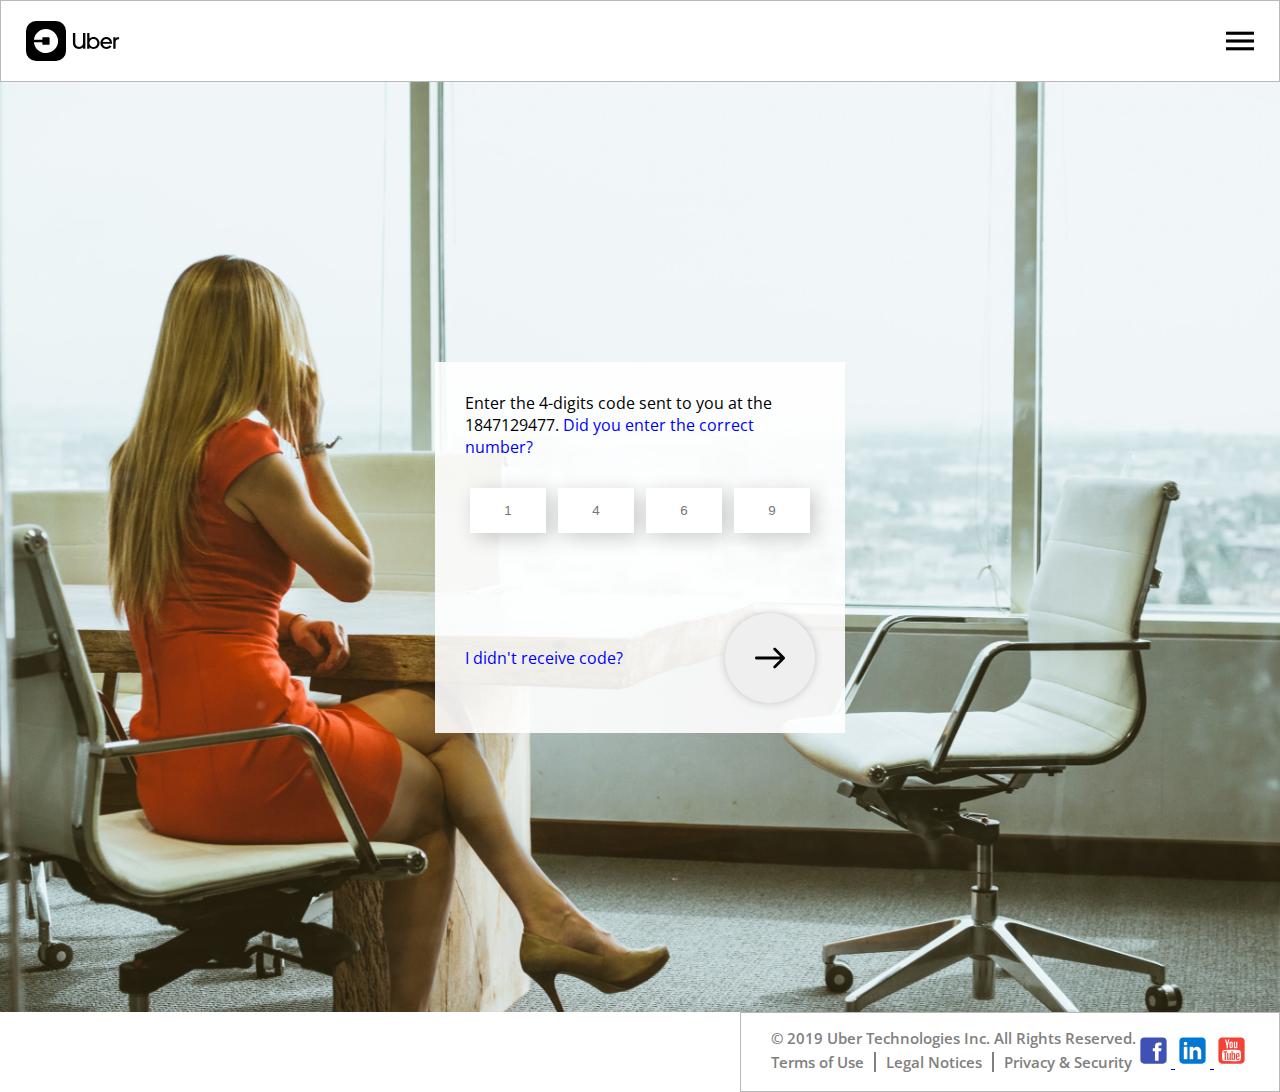
<file: page03/index.html>
<!DOCTYPE html>
<html lang="en">
  <head>
    <meta charset="UTF-8" />
    <meta http-equiv="X-UA-Compatible" content="IE=edge" />
    <meta name="viewport" content="width=device-width, initial-scale=1.0" />

    <link rel="stylesheet" type="text/css" href="styles/index.css" />
    <link rel="stylesheet" type="text/css" href="styles/header.css" />
    <link rel="stylesheet" type="text/css" href="styles/main.css" />
    <link rel="stylesheet" type="text/css" href="styles/footer.css" />
    <link
      href="https://fonts.googleapis.com/css2?family=Open+Sans:wght@300;400;600;700&family=Roboto:wght@300;400;500;700&display=swap"
      rel="stylesheet"
    />

    <title>Sign Up</title>
  </head>

  <body>
    <header>
      <div class="header__container">
        <a class="header__logos" href="#">
          <img
            class="header__logo-main"
            src="images/uber-logo.svg"
            alt="Uber Logo"
          />
          <img
            class="header__logo-text"
            src="images/uber-text.svg"
            alt="Uber Logo Text"
          />
        </a>
        <img
          class="header__menu-button"
          src="images/menu.svg"
          alt="Menu Button"
        />
      </div>
    </header>

    <main>
      <div class="overlay">
        <section class="otp">
          <p class="otp__instructions">
            Enter the 4-digits code sent to you at the 1847129477.
            <a href="#" target="_blank"> Did you enter the correct number? </a>
          </p>

          <section class="otp__inputs">
            <input type="number" placeholder="1" />
            <input type="number" placeholder="4" />
            <input type="number" placeholder="6" />
            <input type="number" placeholder="9" />
          </section>

          <section class="otp__submit">
            <a href="#" target="_blank"> I didn't receive code? </a>
            <button class="button" type="submit">
              <img
                class="button__icon"
                src="images/arrow-pointing-to-right.svg"
              />
            </button>
          </section>
        </section>
      </div>
    </main>

    <footer>
      <div class="footer__container">
        <section class="footer__copyright">
          <p>© 2019 Uber Technologies Inc. All Rights Reserved.</p>
          <ul class="footer__policies">
            <li><a href="#">Terms of Use</a></li>
            <li><a href="#">Legal Notices</a></li>
            <li><a href="#">Privacy & Security</a></li>
          </ul>
        </section>
        <section class="footer__social-media">
          <a href="#">
            <img src="images/icons8-facebook.svg" alt="Facebook" />
          </a>
          <a href="#">
            <img src="images/icons8-linkedin.svg" alt="Linkedin" />
          </a>
          <a href="#">
            <img src="images/icons8-youtube-squared.svg" alt="Youtube" />
          </a>
        </section>
      </div>
    </footer>
  </body>
</html>
</file>
<file: page03/styles/index.css>
*,
*::before,
*::after {
  padding: 0;
  margin: 0;
}

html {
  box-sizing: border-box;
  font-size: 62.5%;
}

body {
  font-family: 'Open Sans', sans-serif;
}
</file>
<file: page03/styles/header.css>
header {
  border: 1px solid rgb(184, 184, 184);
}

.header__container {
  align-items: center;
  background: white;
  display: flex;
  justify-content: space-between;
  margin: 0 auto;
  max-width: 140rem;
  padding: 2em 2.5em;
}

.header__logos {
  align-items: center;
  display: flex;
}

.header__logo-main {
  border-radius: 10px;
  width: 4rem;
}

.header__logo-text {
  width: 6rem;
}

.header__menu-button {
  cursor: pointer;
  width: 2.8rem;
}
</file>
<file: page03/styles/main.css>
main {
  align-items: center;
  background-image: url('../images/template-image.jpg');
  background-size: cover;
  display: flex;
  justify-content: center;
  flex-direction: column;
  min-height: 100vh;
  padding: 1.5rem;
}

.overlay {
  background-color: rgba(255, 255, 255, 0.9);
  max-width: 140rem;
}

.button {
  align-items: center;
  border: none;
  border-radius: 50%;
  box-shadow: 0 0 10px rgba(0, 0, 0, 0.2);
  display: flex;
  font-size: 2rem;
  justify-content: center;
  padding: 2rem;
  transition: all 0.2s ease-in-out;
}

.button__icon {
  width: 3rem;
  height: 3rem;
}

.button:hover {
  background-color: rgb(131, 131, 131);
}

.button:focus {
  outline: none;
}

.otp {
  padding: 3rem;
  font-size: 1.6rem;
}

.otp__instructions {
  width: 100%;
  max-width: 35rem;
  margin-bottom: 3rem;
}

.otp__instructions a {
  text-decoration: none;
  color: blue;
}

.otp__instructions a:hover {
  text-decoration: underline;
}

.otp__inputs {
  display: flex;
  margin: 1rem 0;
  justify-content: center;
  width: 100%;
}

.otp__inputs input {
  border: none;
  padding: 0.8rem 1rem;
  text-align: center;
  width: 3rem;
  box-shadow: 5px 5px 20px rgba(0, 0, 0, 0.2);
}

.otp__inputs input[type='number']::-webkit-inner-spin-button,
.otp__inputs input[type='number']::-webkit-outer-spin-button {
  -webkit-appearance: none;
  margin: 0;
}

.otp__inputs input:focus {
  outline: none;
}

.otp__inputs > *:not(:last-child) {
  margin-right: 1.2rem;
}

.otp__submit {
  align-items: center;
  display: flex;
  justify-content: space-between;
  margin-top: 5rem;
}

.otp__submit a {
  text-decoration: none;
  color: blue;
}

.otp__submit a:hover {
  text-decoration: underline;
}

@media screen and (min-width: 375px) {
  .otp__inputs input {
    padding: 1.5rem 1.8rem;
    width: 4rem;
  }

  .otp__submit {
    margin-top: 8rem;
  }

  .button {
    padding: 3rem;
  }
}
</file>
<file: page03/styles/footer.css>
footer {
  border: 1px solid rgb(184, 184, 184);
  color: grey;
  font-size: 1.5rem;
  font-weight: 600;
  justify-self: flex-end;
}

.footer__container {
  align-items: center;
  display: flex;
  flex-direction: column;
  justify-content: space-between;
  max-width: 140rem;
  margin: 0 auto;
  padding: 1em 2em;
}

.footer__copyright p {
  text-align: center;
}

.footer__social-media img {
  width: 3.5rem;
}

.footer__policies {
  align-items: center;
  display: flex;
  flex-direction: column;
  list-style: none;
  margin: 2.5rem 0;
}

.footer__policies a {
  color: grey;
  text-decoration: none;
  transition: all 0.3 ease-in-out;
}

.footer__policies a:hover {
  color: blue;
}

.footer__policies li {
  margin: 0.4rem 0;
}

@media screen and (min-width: 576px) {
  .footer__policies {
    flex-direction: row;
    margin-top: 0;
    margin-bottom: 1.5rem;
  }

  .footer__policies > *:not(:last-child) {
    border-right: 2px solid grey;
    padding-right: 1rem;
  }

  .footer__policies > *:not(:first-child) {
    padding-left: 1rem;
  }
}

@media screen and (min-width: 768px) {
  .footer__container {
    flex-direction: row;
  }

  .footer__copyright p {
    text-align: start;
  }

  .footer__policies {
    flex-direction: row;
    margin-bottom: 0;
  }
}
</file>
